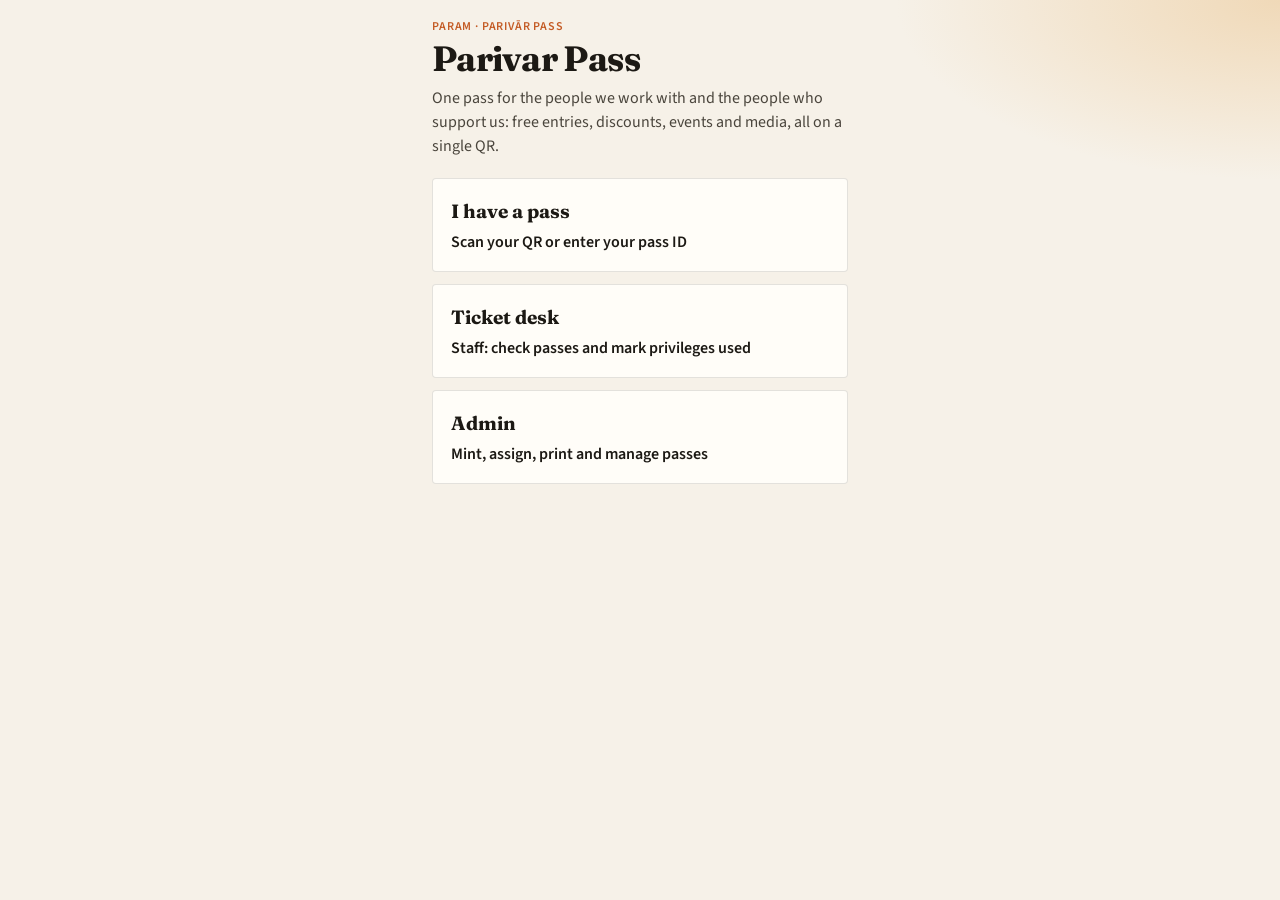
<file: index.html>
<!DOCTYPE html>
<html lang="en">
  <head>
    <meta charset="UTF-8" />
    <meta name="viewport" content="width=device-width, initial-scale=1" />
    <title>Parivar Pass</title>
    <link rel="preconnect" href="https://fonts.googleapis.com" />
    <link rel="preconnect" href="https://fonts.gstatic.com" crossorigin />
    <link
      href="https://fonts.googleapis.com/css2?family=Fraunces:opsz,wght@9..144,600;9..144,700&family=Source+Sans+3:wght@400;600&display=swap"
      rel="stylesheet"
    />
    <link rel="stylesheet" href="styles.css?v=202609241035" />
  </head>
  <body>
    <main>
      <p class="eyebrow">Param · Parivār Pass</p>
      <h1>Parivar Pass</h1>
      <p class="lede">
        One pass for the people we work with and the people who support us:
        free entries, discounts, events and media, all on a single QR.
      </p>
      <div class="role-grid">
        <a class="role-card" href="audience.html">
          <strong>I have a pass</strong>
          <span>Scan your QR or enter your pass ID</span>
        </a>
        <a class="role-card" href="desk.html">
          <strong>Ticket desk</strong>
          <span>Staff: check passes and mark privileges used</span>
        </a>
        <a class="role-card" href="admin.html">
          <strong>Admin</strong>
          <span>Mint, assign, print and manage passes</span>
        </a>
      </div>
    </main>
  </body>
</html>
</file>
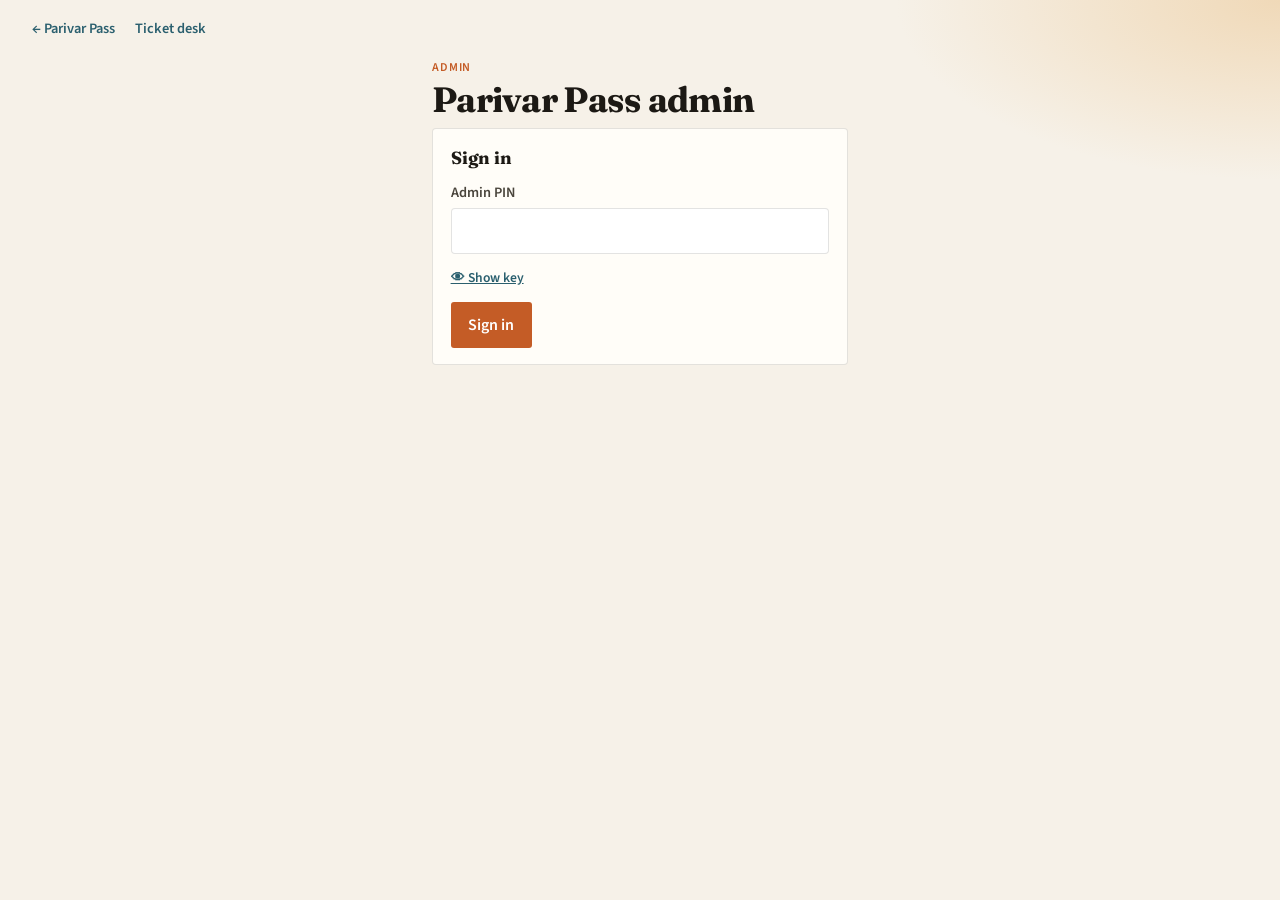
<file: admin.html>
<!DOCTYPE html>
<html lang="en">
  <head>
    <meta charset="UTF-8" />
    <meta name="viewport" content="width=device-width, initial-scale=1" />
    <title>Admin — Parivar Pass</title>
    <link rel="preconnect" href="https://fonts.googleapis.com" />
    <link rel="preconnect" href="https://fonts.gstatic.com" crossorigin />
    <link
      href="https://fonts.googleapis.com/css2?family=Fraunces:opsz,wght@9..144,600;9..144,700&family=Source+Sans+3:wght@400;600&display=swap"
      rel="stylesheet"
    />
    <link rel="stylesheet" href="styles.css?v=202609241035" />
  </head>
  <body>
    <nav class="topnav">
      <a href="index.html">← Parivar Pass</a>
      <a href="desk.html">Ticket desk</a>
      <a href="#" id="nav-logout" class="hidden">Sign out</a>
    </nav>
    <main>
      <p class="eyebrow">Admin</p>
      <h1>Parivar Pass admin</h1>
      <p id="status" class="status hidden" role="status"></p>

      <section class="panel" id="login-panel">
        <h2>Sign in</h2>
        <label>Admin PIN <input id="pin" type="password" autocomplete="off" autocapitalize="off" /></label>
        <p class="hint"><button type="button" class="link" id="pin-eye">👁 Show key</button></p>
        <div class="btn-row"><button type="button" id="login">Sign in</button></div>
      </section>

      <div class="hidden" id="admin-panel">
        <p class="hint">
          Signed in as <b id="who"></b> ·
          <button type="button" class="link" id="logout">Sign out</button>
        </p>
        <p class="hint">
          Your admin key: <span class="staff-pin pass-id" id="my-pin">••••</span>
          <button type="button" class="link" id="show-pin">Show</button>
        </p>

        <div class="stats" id="stats">
          <div><b id="n-total">–</b><span>passes</span></div>
          <div><b id="n-active">–</b><span>active</span></div>
          <div><b id="n-unclaimed">–</b><span>unclaimed</span></div>
          <div><b id="n-invalid">–</b><span>cancelled / expired</span></div>
        </div>

        <div class="role-grid">
          <a class="role-card" href="print.html">
            <strong>Mint &amp; print</strong>
            <span>New passes in bulk or one at a time · reprint any batch</span>
          </a>
          <a class="role-card" href="assign.html">
            <strong>Assign names</strong>
            <span>Paste a list — fills unclaimed passes and prints them named</span>
          </a>
          <a class="role-card" href="desk.html">
            <strong>Scan &amp; manage a pass</strong>
            <span>Enable, mark used or turn off privileges · assign · cancel</span>
          </a>
          <a class="role-card" id="sheet-link" href="#" target="_blank" rel="noopener">
            <strong>Open the Google Sheet</strong>
            <span>The database — passes, privileges, staff, log</span>
          </a>
        </div>

        <section class="panel" id="staff-section">
          <h2>Staff &amp; ticket checkers</h2>
          <p class="hint">
            Checkers can only mark privileges used. Admins can do everything. Saved to the
            <b>staff</b> tab of the Sheet.
          </p>
          <div id="staff-list"><p class="hint">Loading…</p></div>
          <div class="btn-row"><button type="button" id="add-staff">Add staff</button></div>

          <form id="staff-form" class="staff-form hidden">
            <h3 id="staff-form-title">Add staff</h3>
            <label>Name <input id="sf-name" required autocomplete="off" /></label>
            <label>
              Role
              <select id="sf-role">
                <option value="checker">Ticket checker</option>
                <option value="admin">Admin</option>
              </select>
            </label>
            <label>
              PIN (4–20 letters, numbers, - or _)
              <span class="pin-row">
                <input id="sf-pin" autocomplete="off" autocapitalize="off" spellcheck="false" required />
                <button type="button" class="secondary" id="sf-gen">New PIN</button>
              </span>
            </label>
            <label>Notes <input id="sf-notes" autocomplete="off" placeholder="e.g. Parsec front door" /></label>
            <div class="btn-row">
              <button type="submit" id="sf-save">Save</button>
              <button type="button" class="secondary" id="sf-cancel">Cancel</button>
            </div>
          </form>
        </section>

        <section class="panel guide">
          <h2>Running things from the Sheet</h2>
          <ul class="hint">
            <li>
              <b>Add a privilege</b> (free entry, discount, media link, file): add a row on the
              <b>privileges</b> tab. Kind is <code>free</code>, <code>discount</code>,
              <code>link</code> or <code>file</code>. Then use the Sheet menu
              <b>Parivar Pass → Set up / sync</b> to add its column to <b>passes</b>.
            </li>
            <li>
              <b>Bulk actions:</b> on the <b>passes</b> tab, filter the rows you want and fill the
              privilege column with <code>enabled</code>, <code>used</code> or <code>disabled</code>.
              A blank cell means that privilege's default.
            </li>
            <li>
              <b>Cancel a pass:</b> set its <b>status</b> to <code>void</code>.
              Every desk action lands on the <b>log</b> tab.
            </li>
          </ul>
        </section>
      </div>
    </main>
    <script src="config.js?v=202609241035"></script>
    <script src="api.js?v=202609241035"></script>
    <script src="ui.js?v=202609241035"></script>
    <script src="staff.js?v=202609241035"></script>
    <script src="admin.js?v=202610200834"></script>
  </body>
</html>
</file>
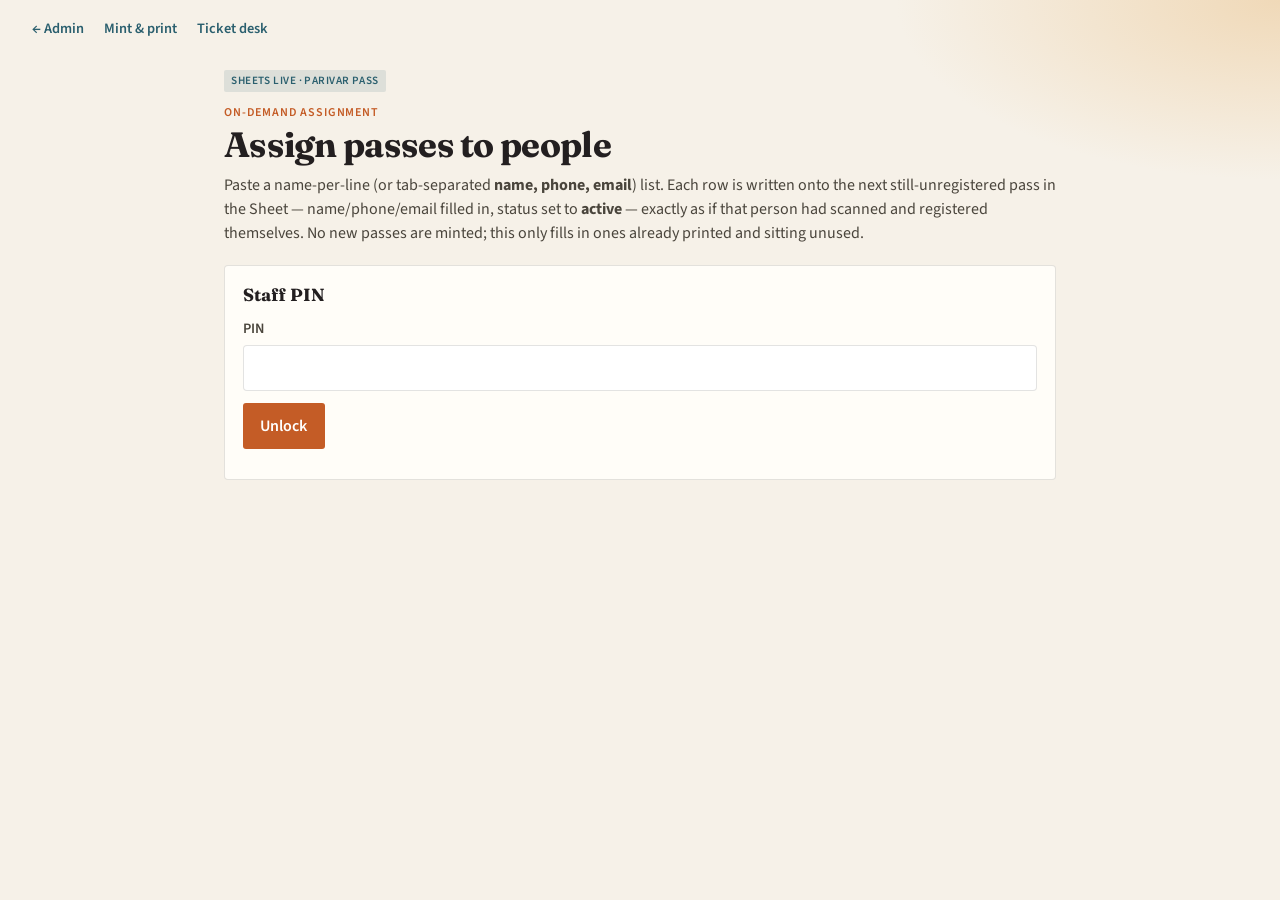
<file: assign.html>
<!DOCTYPE html>
<html lang="en">
  <head>
    <meta charset="UTF-8" />
    <meta name="viewport" content="width=device-width, initial-scale=1" />
    <title>Assign names — Parivar Pass</title>
    <link rel="preconnect" href="https://fonts.googleapis.com" />
    <link rel="preconnect" href="https://fonts.gstatic.com" crossorigin />
    <link
      href="https://fonts.googleapis.com/css2?family=Montserrat:wght@300;600;700;800&family=Fraunces:opsz,wght@9..144,600;9..144,700&family=Source+Sans+3:wght@400;600&display=swap"
      rel="stylesheet"
    />
    <link rel="stylesheet" href="styles.css?v=202609241035" />
    <link rel="stylesheet" href="pass.css?v=202609241035" />
    <style>
      textarea#tsv {
        width: 100%;
        min-height: 9rem;
        font-family: ui-monospace, "SF Mono", Menlo, monospace;
        font-size: 0.85rem;
        padding: 0.6rem;
        box-sizing: border-box;
      }
      table.assign-table {
        width: 100%;
        border-collapse: collapse;
        font-size: 0.85rem;
        margin-top: 0.75rem;
      }
      table.assign-table th,
      table.assign-table td {
        text-align: left;
        padding: 0.35rem 0.5rem;
        border-bottom: 1px solid rgba(0, 0, 0, 0.1);
      }
      table.assign-table td.err {
        color: #b3261e;
      }
      table.assign-table td.ok {
        color: #2e7d32;
      }
    </style>
  </head>
  <body>
    <nav class="topnav no-print">
      <a href="admin.html">← Admin</a>
      <a href="print.html">Mint &amp; print</a>
      <a href="desk.html">Ticket desk</a>
    </nav>

    <main class="wide no-print">
      <p class="mode-pill" id="mode-pill"></p>
      <p class="eyebrow">On-demand assignment</p>
      <h1>Assign passes to people</h1>
      <p class="lede">
        Paste a name-per-line (or tab-separated <b>name, phone, email</b>) list.
        Each row is written onto the next still-unregistered pass in the Sheet —
        name/phone/email filled in, status set to <b>active</b> — exactly as if
        that person had scanned and registered themselves. No new passes are
        minted; this only fills in ones already printed and sitting unused.
      </p>
      <p id="status" class="status hidden" role="status"></p>

      <section class="panel" id="auth-panel">
        <h2>Staff PIN</h2>
        <label>PIN <input id="admin-pin" type="password" autocomplete="current-password" /></label>
        <div class="btn-row">
          <button type="button" id="unlock">Unlock</button>
        </div>
        <p class="hint" id="pin-hint"></p>
      </section>

      <section class="panel hidden" id="paste-panel">
        <h2>Paste list</h2>
        <label>
          One person per line — <code>Name</code> or <code>Name&lt;tab&gt;Phone</code> or
          <code>Name&lt;tab&gt;Phone&lt;tab&gt;Email</code>
          <textarea id="tsv" placeholder="Anjali Rao&#9;9876543210&#10;Rohit Shetty&#9;9876500000&#9;rohit@example.com"></textarea>
        </label>
        <label>
          Pass type for this list
          <select id="type">
            <option value="customer">Customer</option>
            <option value="professional">Professional</option>
          </select>
        </label>
        <div class="btn-row">
          <button type="button" id="parse">Preview</button>
        </div>
        <div id="preview-wrap" class="hidden">
          <p class="hint" id="preview-count"></p>
          <table class="assign-table" id="preview-table"></table>
          <div class="btn-row" style="margin-top: 0.75rem">
            <button type="button" id="assign">Assign these people</button>
          </div>
        </div>
      </section>

      <section class="panel hidden" id="results-panel">
        <h2>Results</h2>
        <p class="hint" id="results-summary"></p>
        <table class="assign-table" id="results-table"></table>
        <div class="btn-row" style="margin-top: 0.75rem">
          <button type="button" id="do-print" disabled>Print / Save PDF of assigned passes</button>
        </div>
      </section>

      <div class="a3-preview hidden" id="preview"></div>
    </main>

    <div class="print-sheet" id="print-root" aria-hidden="true"></div>

    <script src="config.js?v=202609241035"></script>
    <script src="api.js?v=202609241035"></script>
    <script src="ui.js?v=202609241035"></script>
    <script src="staff.js?v=202609241035"></script>
    <script src="pass-html.js?v=202609241035"></script>
    <script src="assign.js?v=202609241035"></script>
  </body>
</html>
</file>
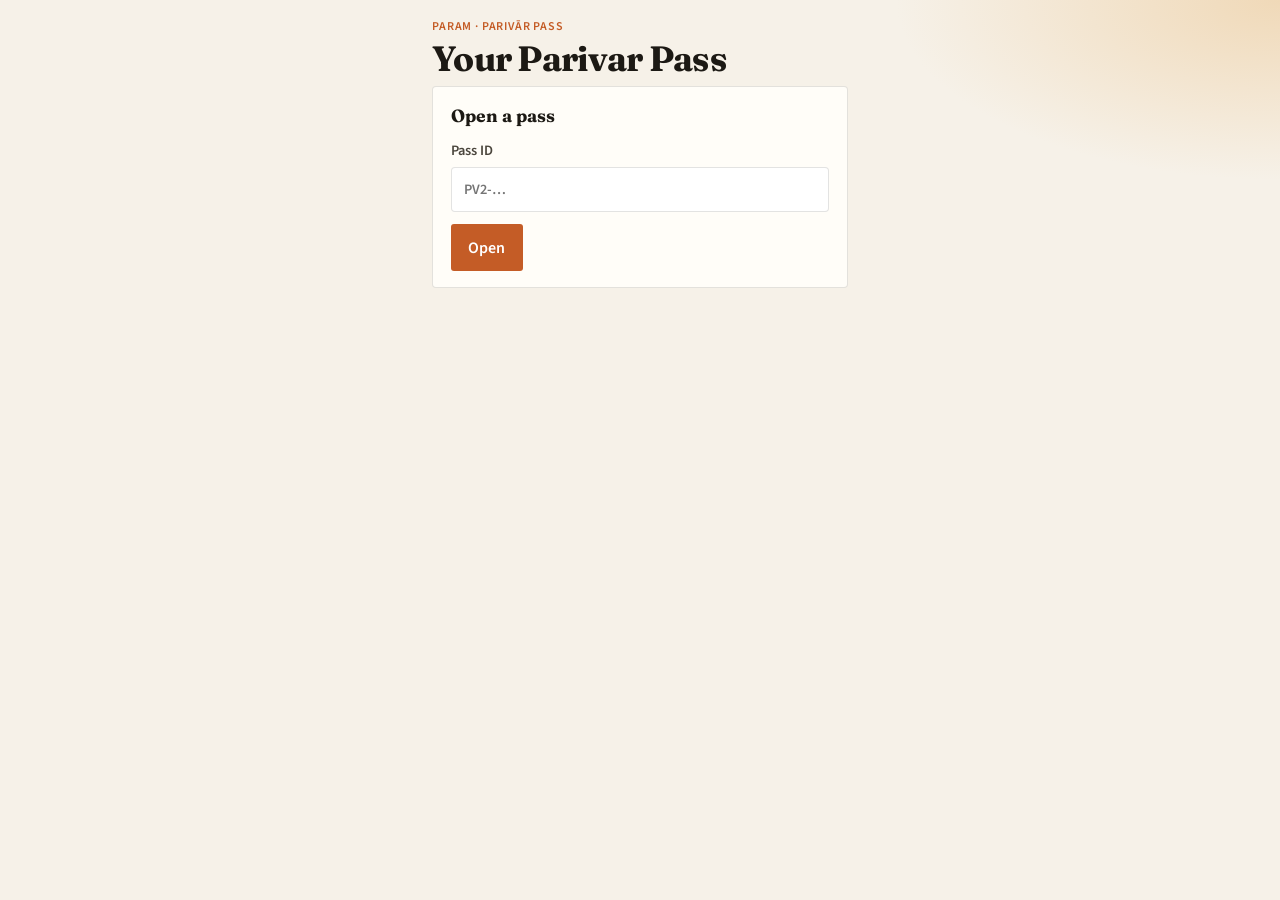
<file: audience.html>
<!DOCTYPE html>
<html lang="en">
  <head>
    <meta charset="UTF-8" />
    <meta name="viewport" content="width=device-width, initial-scale=1" />
    <title>Parivar Pass</title>
    <link rel="preconnect" href="https://fonts.googleapis.com" />
    <link rel="preconnect" href="https://fonts.gstatic.com" crossorigin />
    <link
      href="https://fonts.googleapis.com/css2?family=Fraunces:opsz,wght@9..144,600;9..144,700&family=Source+Sans+3:wght@400;600&display=swap"
      rel="stylesheet"
    />
    <link rel="stylesheet" href="styles.css?v=202609241035" />
  </head>
  <body>
    <main>
      <div class="staff-bar hidden" id="staff-bar">
        <span>Staff view · <b id="staff-who"></b></span>
        <span>
          <a href="desk.html">Desk</a> ·
          <button type="button" class="link" id="staff-out">Sign out</button>
        </span>
      </div>

      <p class="eyebrow">Param · Parivār Pass</p>
      <h1 id="title">Your Parivar Pass</h1>
      <p id="status" class="status hidden" role="status"></p>

      <section class="panel hidden" id="lookup-panel">
        <h2>Open a pass</h2>
        <label>
          Pass ID
          <input id="pass-input" autocomplete="off" placeholder="PV2-…" />
        </label>
        <div class="btn-row">
          <button type="button" id="open-pass">Open</button>
        </div>
      </section>

      <section class="panel hidden" id="invalid-panel">
        <h2 id="invalid-title">Pass not valid</h2>
        <p id="invalid-reason"></p>
        <p class="pass-id" id="invalid-id"></p>
      </section>

      <section class="panel hidden" id="register-panel">
        <h2>Welcome — claim your pass</h2>
        <p class="hint">
          Pass <span class="pass-id" id="reg-pass-id"></span>. The first person to
          register becomes its holder.
        </p>
        <form id="register-form">
          <label>Full name <input id="reg-name" required autocomplete="name" /></label>
          <label>Phone <input id="reg-phone" required autocomplete="tel" inputmode="tel" /></label>
          <label>Email (optional) <input id="reg-email" type="email" autocomplete="email" /></label>
          <div class="btn-row">
            <button type="submit" id="reg-submit">Claim pass</button>
          </div>
        </form>
      </section>

      <section class="hidden" id="home-panel">
        <div class="pass-head">
          <p class="hello">Hello, <span id="holder-name"></span></p>
          <p class="hint">
            <span class="pass-id" id="holder-pass-id"></span> · Valid till
            <span id="holder-valid"></span>
          </p>
        </div>
        <div id="holder-privs"></div>
        <p class="hint" id="social-line"></p>
      </section>

      <section class="hidden" id="staff-panel">
        <div class="panel">
          <p class="pass-id" id="s-pass-id"></p>
          <h2 id="s-name"></h2>
          <p class="hint" id="s-meta"></p>
          <div class="btn-row hidden" id="s-admin-actions"></div>
        </div>

        <div class="panel hidden" id="s-assign">
          <h2>Assign this pass</h2>
          <form id="assign-form">
            <label>Full name <input id="a-name" required /></label>
            <label>Phone <input id="a-phone" inputmode="tel" /></label>
            <label>Email <input id="a-email" type="email" /></label>
            <label>
              Type
              <select id="a-type">
                <option value="customer">Customer</option>
                <option value="professional">Professional</option>
              </select>
            </label>
            <div class="btn-row"><button type="submit" id="a-submit">Assign</button></div>
          </form>
        </div>

        <div id="staff-privs"></div>
      </section>
    </main>
    <script src="config.js?v=202609241035"></script>
    <script src="api.js?v=202609241035"></script>
    <script src="ui.js?v=202609241035"></script>
    <script src="staff.js?v=202609241035"></script>
    <script src="pass-view.js?v=202609241035"></script>
    <script src="staff-panel.js?v=202609241035"></script>
    <script src="audience.js?v=202609241035"></script>
  </body>
</html>
</file>
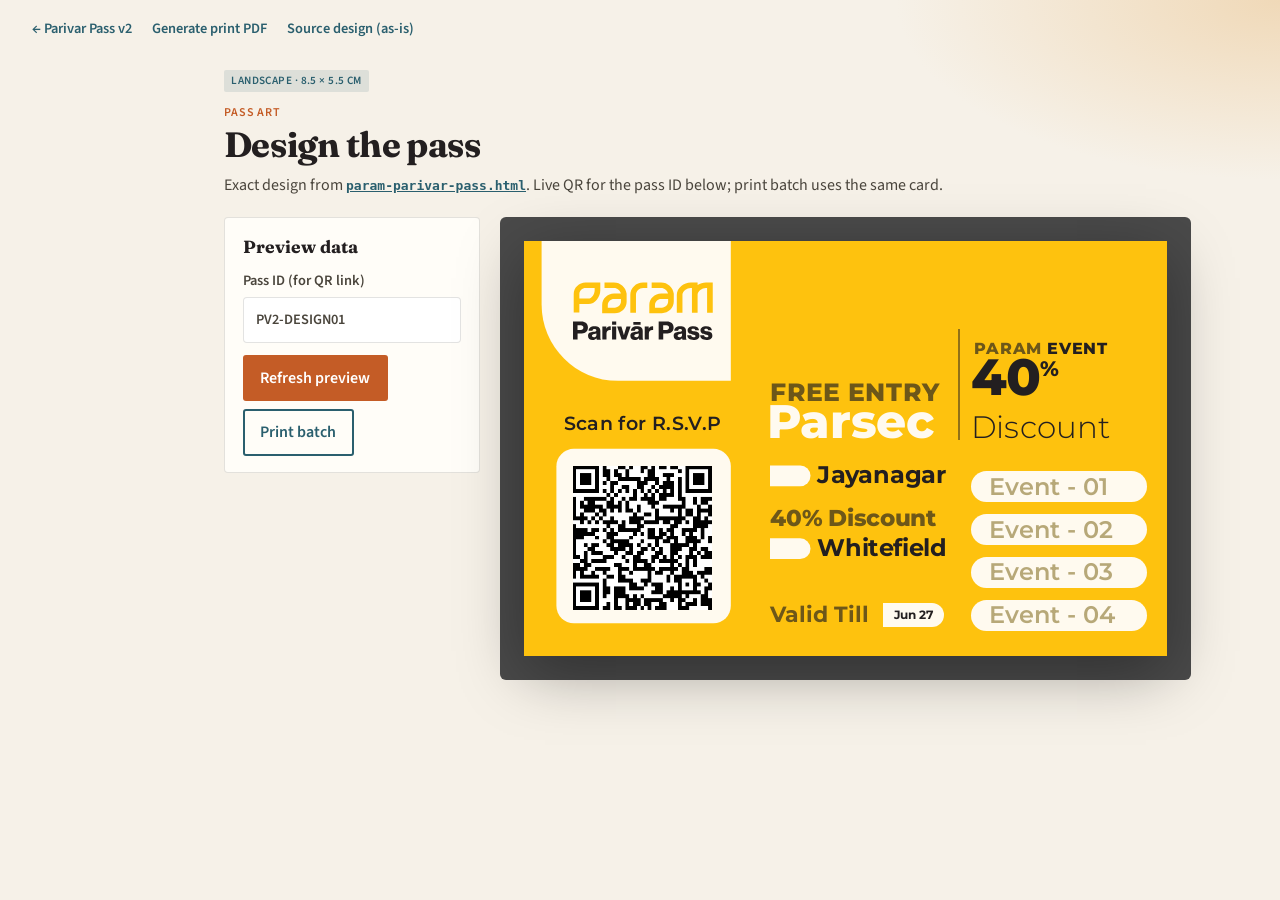
<file: design.html>
<!DOCTYPE html>
<html lang="en">
  <head>
    <meta charset="UTF-8" />
    <meta name="viewport" content="width=device-width, initial-scale=1" />
    <title>Design pass — Parivar Pass v2</title>
    <link rel="preconnect" href="https://fonts.googleapis.com" />
    <link rel="preconnect" href="https://fonts.gstatic.com" crossorigin />
    <link
      href="https://fonts.googleapis.com/css2?family=Montserrat:wght@300;600;700;800&family=Fraunces:opsz,wght@9..144,600;9..144,700&family=Source+Sans+3:wght@400;600&display=swap"
      rel="stylesheet"
    />
    <link rel="stylesheet" href="styles.css?v=202609241035" />
    <link rel="stylesheet" href="pass.css?v=202609241035" />
    <style>
      .design-stage {
        display: grid;
        gap: 1.25rem;
      }
      @media (min-width: 820px) {
        .design-stage {
          grid-template-columns: minmax(16rem, 20rem) 1fr;
          align-items: start;
        }
      }
      .pass-stage {
        background: #4a4a4a;
        border-radius: 6px;
        padding: 1.5rem;
        min-height: 20rem;
        display: flex;
        align-items: center;
        justify-content: center;
      }
      .pass-preview {
        line-height: 0;
      }
      .pass-preview .card {
        zoom: 2;
      }
    </style>
  </head>
  <body>
    <nav class="topnav">
      <a href="index.html">← Parivar Pass v2</a>
      <a href="print.html">Generate print PDF</a>
      <a href="param-parivar-pass.html" target="_blank" rel="noopener"
        >Source design (as-is)</a
      >
    </nav>
    <main class="wide">
      <p class="mode-pill">Landscape · 8.5 × 5.5 cm</p>
      <p class="eyebrow">Pass art</p>
      <h1>Design the pass</h1>
      <p class="lede">
        Exact design from
        <a href="param-parivar-pass.html"><code>param-parivar-pass.html</code></a
        >. Live QR for the pass ID below; print batch uses the same card.
      </p>

      <div class="design-stage">
        <section class="panel">
          <h2>Preview data</h2>
          <label>
            Pass ID (for QR link)
            <input id="pass-id" value="PV2-DESIGN01" autocomplete="off" />
          </label>
          <div class="btn-row">
            <button type="button" id="refresh">Refresh preview</button>
            <a class="button secondary" href="print.html">Print batch</a>
          </div>
        </section>

        <div class="pass-stage" aria-label="Pass preview">
          <div class="pass-preview" id="pass-frame"></div>
        </div>
      </div>
    </main>

    <script src="config.js?v=202609241035"></script>
    <script src="ui.js?v=202609241035"></script>
    <script src="pass-html.js?v=202609241035"></script>
    <script>
      (function () {
        var UI = window.ParivarUI;
        var $ = UI.$;

        function paint() {
          var passId = $("pass-id").value.trim() || "PV2-DESIGN01";
          var audience =
            location.origin +
            location.pathname.replace(/[^/]+$/, "") +
            "audience.html?pass=" +
            encodeURIComponent(passId);
          UI.qrDataUrl(audience, 220).then(function (qr) {
            var d = new Date();
            d.setMonth(d.getMonth() + 6);
            $("pass-frame").innerHTML = window.ParivarPassHTML.render(
              {
                passId: passId,
                validUntil: d.toISOString().slice(0, 10),
              },
              qr
            );
          });
        }

        $("refresh").addEventListener("click", paint);
        UI.onEnter($("pass-id"), paint);
        paint();
      })();
    </script>
  </body>
</html>
</file>
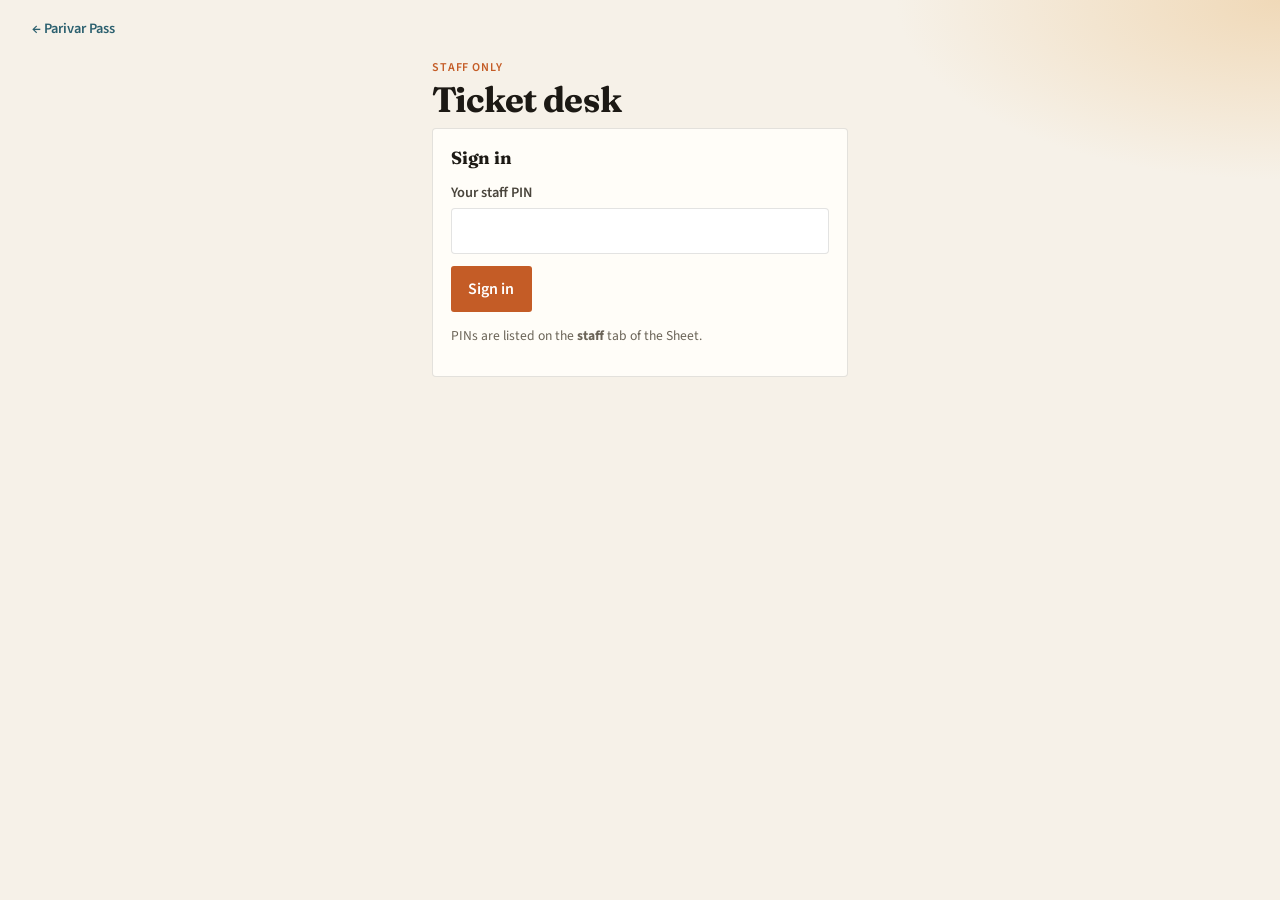
<file: desk.html>
<!DOCTYPE html>
<html lang="en">
  <head>
    <meta charset="UTF-8" />
    <meta name="viewport" content="width=device-width, initial-scale=1" />
    <title>Ticket desk — Parivar Pass</title>
    <link rel="preconnect" href="https://fonts.googleapis.com" />
    <link rel="preconnect" href="https://fonts.gstatic.com" crossorigin />
    <link
      href="https://fonts.googleapis.com/css2?family=Fraunces:opsz,wght@9..144,600;9..144,700&family=Source+Sans+3:wght@400;600&display=swap"
      rel="stylesheet"
    />
    <link rel="stylesheet" href="styles.css?v=202609241035" />
  </head>
  <body>
    <nav class="topnav">
      <a href="index.html">← Parivar Pass</a>
      <a href="admin.html" id="admin-link" class="hidden">Admin</a>
    </nav>
    <main>
      <p class="eyebrow">Staff only</p>
      <h1>Ticket desk</h1>
      <p id="status" class="status hidden" role="status"></p>

      <section class="panel" id="login-panel">
        <h2>Sign in</h2>
        <label>Your staff PIN <input id="pin" type="password" autocomplete="off" autocapitalize="off" /></label>
        <div class="btn-row"><button type="button" id="login">Sign in</button></div>
        <p class="hint">PINs are listed on the <b>staff</b> tab of the Sheet.</p>
      </section>

      <section class="panel hidden" id="desk-panel">
        <p class="hint">
          Signed in as <b id="who"></b> ·
          <button type="button" class="link" id="logout">Sign out</button>
        </p>
        <p class="hint">
          Scan a pass with this phone's camera — it opens straight into this staff view.
          Or type the pass ID:
        </p>
        <label>Pass ID <input id="pass-input" autocomplete="off" placeholder="PV2-…" /></label>
        <div class="btn-row"><button type="button" id="lookup">Look up</button></div>
      </section>

      <section class="hidden" id="staff-panel">
        <div class="panel">
          <p class="pass-id" id="s-pass-id"></p>
          <h2 id="s-name"></h2>
          <p class="hint" id="s-meta"></p>
          <div class="btn-row hidden" id="s-admin-actions"></div>
        </div>

        <div class="panel hidden" id="s-assign">
          <h2>Assign this pass</h2>
          <form id="assign-form">
            <label>Full name <input id="a-name" required /></label>
            <label>Phone <input id="a-phone" inputmode="tel" /></label>
            <label>Email <input id="a-email" type="email" /></label>
            <label>
              Type
              <select id="a-type">
                <option value="customer">Customer</option>
                <option value="professional">Professional</option>
              </select>
            </label>
            <div class="btn-row"><button type="submit" id="a-submit">Assign</button></div>
          </form>
        </div>

        <div id="staff-privs"></div>
      </section>
    </main>
    <script src="config.js?v=202609241035"></script>
    <script src="api.js?v=202609241035"></script>
    <script src="ui.js?v=202609241035"></script>
    <script src="staff.js?v=202609241035"></script>
    <script src="pass-view.js?v=202609241035"></script>
    <script src="staff-panel.js?v=202609241035"></script>
    <script src="desk.js?v=202609241035"></script>
  </body>
</html>
</file>
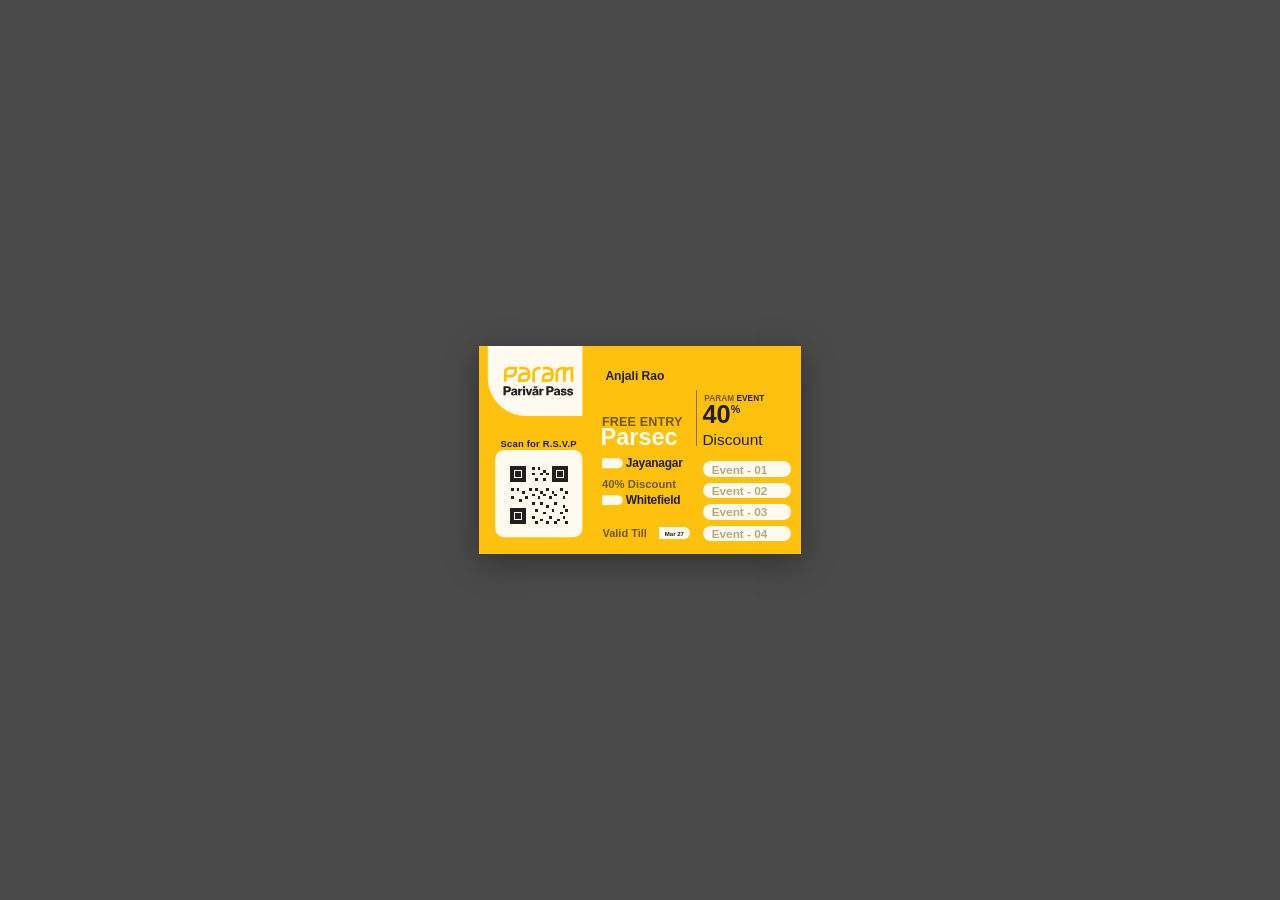
<file: param-parivar-pass.html>
<!doctype html>
<html lang="en">
<head>
<meta charset="utf-8">
<title>Param Parivār Pass — Card</title>
<style>
  /* ---- Print setup: exact landscape card 85 × 55 mm ---- */
  @page { size: 85mm 55mm; margin: 0; }

  :root{
    --card-w: 85mm;
    --card-h: 55mm;
    --yellow:  #fec20e;
    --white:   #fffaef;
    --ink:     #231f20;  /* near-black */
    --brown:   #6d5719;  /* olive/brown headings */
    --faded:   #b7a878;  /* muted event labels on white tabs */
    /* Geometric sans stack; falls back cleanly for offline print */
    --sans: "Montserrat","Poppins","Helvetica Neue",Arial,sans-serif;
  }

  html,body{ margin:0; padding:0; background:#4a4a4a; }

  /* Screen: centre the card on a grey backdrop for preview */
  body{ display:flex; align-items:center; justify-content:center; min-height:100vh; }

  .card{
    position:relative;
    width:var(--card-w);
    height:var(--card-h);
    overflow:hidden;
    background:var(--yellow);
    color:var(--ink);
    font-family:var(--sans);
    /* Layout asset: yellow field + "Parivār Pass" mark + white QR box */
    box-shadow:0 8px 30px rgba(0,0,0,.35);
  }
  .card__bg{
    position:absolute; inset:0;
    width:100%; height:100%;
    display:block;
    z-index:0;
  }

  /* All content sits above the background SVG */
  .layer{ position:absolute; inset:0; z-index:1; }

  /* ---------- LEFT: Scan label + QR ---------- */
  .scan{
    position:absolute;
    /* centred over the QR white box (centre X = 6.4% + 24.1%/2 = 18.45%) */
    left:18.45%; top:46.5%;
    transform:translate(-50%, -5px);
    font-size:2.5mm; font-weight:600; letter-spacing:.02em;
    color:var(--ink); white-space:nowrap;
  }
  .qr{
    position:absolute;
    /* aligns to the white rounded box in pass-bg.svg (x12.15 y77.95 65.41²) */
    left:6.4%;  top:52.5%;
    width:24.1%; height:38.2%;
    padding:1mm;
    box-sizing:border-box;
  }
  .qr img, .qr svg{ width:100%; height:100%; display:block; }

  /* Bearer name — reserved yellow strip right of the logo, above FREE ENTRY */
  .mint-name{
    position:absolute; left:33%; top:3%; transform:translate(20px, 18px); width:34%;
    font-size:3.2mm; font-weight:700; line-height:1.15;
    color:var(--ink); text-align:left; white-space:nowrap;
    overflow:hidden; text-overflow:ellipsis;
  }

  /* Both column wrappers span the whole card so child left/top are card-relative */
  .mid, .right{ position:absolute; inset:0; }
  .mid *, .right *{ white-space:nowrap; }

  /* ---------- MIDDLE COLUMN ---------- */
  /* FREE ENTRY → Whitefield block (incl. white tabs): 10% smaller */
  .mid-stack{
    position:absolute; inset:0;
    transform:translateY(35px) scale(0.9);
    transform-origin:38.3% 16.5%;
  }
  .free{
    position:absolute; top:16.5%; left:38.3%;
    font-size:3.7mm; font-weight:800; letter-spacing:.01em;
    color:var(--brown); line-height:1;
  }
  .parsec{
    position:absolute; top:21.5%; left:37.8%;
    font-size:6.9mm; font-weight:800; color:var(--white);
    line-height:1;
  }

  /* white notch tabs (stub left of the location name) */
  .tab{
    position:absolute;
    background:var(--white);
    height:5.4%;
    border-radius:0 2.4mm 2.4mm 0;
  }
  .tab--jaya{ top:39.5%; left:38.3%; width:7%; }
  .tab--white{ top:59%;  left:38.3%; width:7%; }

  .disc40{
    position:absolute; top:50.5%; left:38.3%;
    font-size:3.32mm; font-weight:800; color:var(--brown); line-height:1;
  }
  .loc{
    position:absolute; left:46.5%;
    font-size:3.51mm; font-weight:700; letter-spacing:-.02em;
    color:var(--ink); line-height:1;
  }
  .loc--jaya{ top:39%; }
  .loc--white{ top:58.5%; }

  .valid{
    position:absolute; left:38.3%; top:88%;
    transform:translateY(-2px);
    height:calc(5.4% + 1px);
    display:flex; align-items:center;
    font-size:2.92mm; font-weight:700; color:var(--brown);
  }
  .tab--valid{
    position:absolute; left:57.5%; top:88%;
    transform:translate(-5px, -2px);
    width:9.5%; height:calc(5.4% + 1px);
    background:var(--white);
    border-radius:0 2.4mm 2.4mm 0;
  }
  .valid-until{
    position:absolute; left:57.5%; top:88%;
    transform:translate(-5px, -2px);
    width:9.5%; height:calc(5.4% + 1px);
    display:flex; align-items:center; justify-content:center;
    font-size:1.61mm; font-weight:700; color:var(--ink);
    white-space:nowrap; z-index:2;
  }

  /* vertical divider */
  .divider{
    position:absolute; left:67.5%; top:calc(14% + 15px);
    width:0; height:calc(34% - 15px);
    border-left:.35mm solid rgba(35,31,32,.5);
    z-index:1;
  }

  /* ---------- RIGHT COLUMN ---------- */
  /* PARAM EVENT / 40% / Discount block only — evrow pills stay full size */
  .right-stack{
    position:absolute; inset:0;
    transform: translateY(15px) scale(0.8);
    transform-origin: 68.3% 16.5%;
  }

  .eventhdr{
    position:absolute; top:16.5%; left:69%;
    transform:translateX(5px);
    font-size:2.72mm; font-weight:800; letter-spacing:.01em; line-height:1;
  }
  .eventhdr .p{ color:var(--brown); }
  .eventhdr .e{ color:var(--ink); }

  .big40{
    position:absolute; top:21%; left:68.3%;
    transform:translateX(5px);
    font-size:8.4mm; font-weight:800; color:var(--ink); line-height:.9;
  }
  .big40 sup{ font-size:.42em; font-weight:800; vertical-align:.9em; }

  .discount{
    position:absolute; top:38.5%; left:68.3%;
    transform:translateX(5px);
    font-size:5.12mm; font-weight:300; color:var(--ink); line-height:1;
  }

  .evrow{
    position:absolute; left:69.5%;
    width:27.5%; height:7.4%;
    background:var(--white);
    border-radius:2.4mm;
    display:flex; align-items:center;
    padding-left:2.4mm; box-sizing:border-box;
    font-size:3.12mm; font-weight:600; color:var(--faded);
  }
  .ev1{ top:55.5%; }
  .ev2{ top:65.8%; }
  .ev3{ top:76.1%; }
  .ev4{ top:86.4%; }
</style>
</head>
<body>

  <div class="card">
    <!-- Layout asset (yellow field, Parivār-Pass mark, QR white box) — inlined -->
    <svg class="card__bg" xmlns="http://www.w3.org/2000/svg" viewBox="0 0 240.94 155.91" preserveAspectRatio="none" aria-hidden="true">
      <defs>
        <style>
          .bg0{fill:#fec20e}
          .bg1{fill:#231f20}
          .bg2{fill:#fffaef}
        </style>
      </defs>
      <rect class="bg0" width="240.94" height="155.91"/>
      <path class="bg2" d="M15.86-9.25h52.44v42.28c0,15.82-12.85,28.67-28.67,28.67H15.86V-9.25h0Z" transform="translate(68.3 -15.86) rotate(90)"/>
      <g>
        <path class="bg0" d="M28.61,18.53v-3.01h-5.51c-2.46,0-4.46,1.95-4.46,4.35v6.93h2.12v-3.15h3.39c2.51,0,4.46-2.75,4.46-5.12ZM26.49,18.53c0,1.33-1.13,3.06-2.34,3.06h-3.39v-1.72c0-1.26,1.05-2.28,2.34-2.28h3.39v.94Z"/>
        <path class="bg0" d="M39.87,20.17v6.75h2.12v-6.75c0-1.42,1.19-2.58,2.65-2.58h1.59v-2.07h-1.59c-2.63,0-4.77,2.09-4.77,4.65Z"/>
        <path class="bg0" d="M38.48,22.73v-3.01h-.02c-.24-2.35-2.27-4.19-4.74-4.19h-3.53v2.07h3.53c1.3,0,2.39.92,2.61,2.13h-2.56c-2.46,0-4.46,1.95-4.46,4.35v3.01h4.72c2.46,0,4.46-1.95,4.46-4.35ZM31.42,24.07c0-1.26,1.05-2.28,2.34-2.28h2.6v.94c0,1.26-1.05,2.28-2.34,2.28h-2.6v-.94Z"/>
        <path class="bg0" d="M51.4,15.52h-3.53v2.07h3.53c1.3,0,2.39.92,2.61,2.13h-2.56c-2.46,0-4.46,1.95-4.46,4.35v3.01h4.72c2.46,0,4.46-1.95,4.46-4.35v-3.01h-.02c-.24-2.35-2.27-4.19-4.74-4.19ZM54.05,22.45v.28c0,1.26-1.05,2.28-2.34,2.28h-2.6v-.94c0-1.26,1.05-2.28,2.34-2.28h2.6v.66Z"/>
        <path class="bg0" d="M68.19,15.52c-1.07,0-2.17.35-3.09.98v-.98h-2.59c-1.25,0-2.54.48-3.53,1.31-1.08.91-1.68,2.09-1.68,3.34v6.73h2.12v-6.73c0-1.46,1.66-2.58,3.09-2.58h.47v9.31h2.12v-6.73c0-1.46,1.66-2.58,3.09-2.58h.47v9.31h2.12v-11.38h-2.59Z"/>
      </g>
      <g>
        <path class="bg1" d="M18.36,30.16h3.07c.83,0,1.44.23,1.86.63.44.41.69.99.69,1.68,0,1.3-.9,2.23-2.3,2.23h-1.59v2.28h-1.71v-6.81ZM21.32,33.36c.61,0,.95-.36.95-.9s-.35-.88-.95-.88h-1.25v1.78h1.25Z"/>
        <path class="bg1" d="M24.01,35.61c0-1.08.86-1.4,1.87-1.53.91-.11,1.24-.21,1.24-.54,0-.31-.2-.52-.67-.52-.5,0-.74.22-.79.63h-1.43c.04-.9.73-1.68,2.21-1.68.73,0,1.23.13,1.58.4.42.3.62.78.62,1.39v2.46c0,.39.04.61.17.7v.07h-1.5c-.08-.1-.12-.29-.16-.54h-.02c-.29.41-.71.67-1.45.67-.97,0-1.67-.52-1.67-1.49ZM27.15,35.23v-.58c-.2.1-.49.18-.8.26-.6.13-.85.29-.85.66,0,.39.29.54.67.54.58,0,.98-.35.98-.88Z"/>
        <path class="bg1" d="M29.38,32.09h1.49v.76h.03c.34-.58.74-.84,1.33-.84.14,0,.24,0,.3.04v1.33h-.04c-.95-.13-1.56.33-1.56,1.39v2.19h-1.55v-4.88Z"/>
        <path class="bg1" d="M33.03,30.16h1.55v1.26h-1.55v-1.26ZM33.03,32.09h1.55v4.88h-1.55v-4.88Z"/>
        <path class="bg1" d="M34.92,32.09h1.6l.67,2.2c.14.49.27.98.27.98h.02s.12-.5.27-.98l.68-2.2h1.55l-1.69,4.88h-1.68l-1.69-4.88Z"/>
        <path class="bg1" d="M39.89,35.61c0-1.08.86-1.4,1.87-1.53.91-.11,1.24-.21,1.24-.54,0-.31-.2-.52-.67-.52-.5,0-.74.22-.79.63h-1.43c.04-.9.73-1.68,2.21-1.68.73,0,1.23.13,1.58.4.42.3.62.78.62,1.39v2.46c0,.39.04.61.17.7v.07h-1.5c-.08-.1-.12-.29-.16-.54h-.02c-.29.41-.71.67-1.45.67-.97,0-1.67-.52-1.67-1.49ZM41,30.42h2.72v.96h-2.72v-.96ZM43.03,35.23v-.58c-.2.1-.49.18-.8.26-.6.13-.85.29-.85.66,0,.39.29.54.67.54.58,0,.98-.35.98-.88Z"/>
        <path class="bg1" d="M45.27,32.09h1.49v.76h.03c.34-.58.74-.84,1.33-.84.14,0,.24,0,.3.04v1.33h-.04c-.95-.13-1.56.33-1.56,1.39v2.19h-1.55v-4.88Z"/>
        <path class="bg1" d="M50.48,30.16h3.07c.83,0,1.44.23,1.86.63.44.41.69.99.69,1.68,0,1.3-.9,2.23-2.3,2.23h-1.59v2.28h-1.71v-6.81ZM53.44,33.36c.61,0,.95-.36.95-.9s-.35-.88-.95-.88h-1.25v1.78h1.25Z"/>
        <path class="bg1" d="M56.13,35.61c0-1.08.86-1.4,1.87-1.53.91-.11,1.24-.21,1.24-.54,0-.31-.2-.52-.67-.52-.5,0-.74.22-.79.63h-1.43c.04-.9.73-1.68,2.21-1.68.73,0,1.23.13,1.58.4.42.3.62.78.62,1.39v2.46c0,.39.04.61.17.7v.07h-1.5c-.08-.1-.12-.29-.16-.54h-.02c-.29.41-.71.67-1.45.67-.97,0-1.67-.52-1.67-1.49ZM59.27,35.23v-.58c-.2.1-.49.18-.8.26-.6.13-.85.29-.85.66,0,.39.29.54.67.54.58,0,.98-.35.98-.88Z"/>
        <path class="bg1" d="M61.21,35.39h1.47c.06.49.38.72.9.72.47,0,.76-.17.76-.49,0-.44-.59-.49-1.24-.6-.85-.14-1.75-.37-1.75-1.51,0-1.03.95-1.56,2.1-1.56,1.38,0,2.12.6,2.2,1.56h-1.43c-.06-.44-.35-.57-.78-.57-.38,0-.68.14-.68.45,0,.34.55.39,1.17.5.86.14,1.87.36,1.87,1.61,0,1.07-.94,1.62-2.22,1.62-1.43,0-2.32-.66-2.37-1.73Z"/>
        <path class="bg1" d="M66.05,35.39h1.47c.06.49.38.72.9.72.47,0,.76-.17.76-.49,0-.44-.59-.49-1.24-.6-.85-.14-1.75-.37-1.75-1.51,0-1.03.95-1.56,2.1-1.56,1.38,0,2.12.6,2.2,1.56h-1.43c-.06-.44-.35-.57-.78-.57-.38,0-.68.14-.68.45,0,.34.55.39,1.17.5.86.14,1.87.36,1.87,1.61,0,1.07-.94,1.62-2.22,1.62-1.43,0-2.32-.66-2.37-1.73Z"/>
      </g>
      <rect class="bg2" x="12.15" y="77.95" width="65.41" height="65.41" rx="6.53" ry="6.53"/>
    </svg>

    <div class="layer">
      <!-- LEFT -->
      <div class="scan">Scan for R.S.V.P</div>
      <div class="mint-name">Anjali Rao</div>
      <div class="qr">
        <!-- RSVP QR (inlined placeholder). Swap the <svg> below for your real QR. -->
        <svg xmlns="http://www.w3.org/2000/svg" viewBox="0 0 100 100" shape-rendering="crispEdges" aria-label="RSVP QR code">
          <rect width="100" height="100" fill="#fffaef"/>
          <g fill="#231f20">
            <path d="M8 8h24v24H8zM14 14v12h12V14z" fill-rule="evenodd"/>
            <rect x="16" y="16" width="8" height="8"/>
            <path d="M68 8h24v24H68zM74 14v12h12V14z" fill-rule="evenodd"/>
            <rect x="76" y="16" width="8" height="8"/>
            <path d="M8 68h24v24H8zM14 74v12h12V74z" fill-rule="evenodd"/>
            <rect x="16" y="76" width="8" height="8"/>
            <g>
              <rect x="40" y="10" width="4" height="4"/><rect x="48" y="10" width="4" height="4"/><rect x="56" y="14" width="4" height="4"/>
              <rect x="40" y="18" width="4" height="4"/><rect x="52" y="18" width="4" height="4"/><rect x="60" y="18" width="4" height="4"/>
              <rect x="44" y="26" width="4" height="4"/><rect x="56" y="26" width="4" height="4"/>
              <rect x="10" y="40" width="4" height="4"/><rect x="18" y="40" width="4" height="4"/><rect x="26" y="44" width="4" height="4"/>
              <rect x="36" y="40" width="4" height="4"/><rect x="44" y="40" width="4" height="4"/><rect x="52" y="44" width="4" height="4"/><rect x="60" y="40" width="4" height="4"/><rect x="68" y="44" width="4" height="4"/><rect x="80" y="40" width="4" height="4"/><rect x="88" y="44" width="4" height="4"/>
              <rect x="40" y="48" width="4" height="4"/><rect x="48" y="52" width="4" height="4"/><rect x="56" y="48" width="4" height="4"/><rect x="64" y="52" width="4" height="4"/><rect x="72" y="48" width="4" height="4"/><rect x="84" y="52" width="4" height="4"/>
              <rect x="10" y="52" width="4" height="4"/><rect x="22" y="56" width="4" height="4"/><rect x="30" y="52" width="4" height="4"/>
              <rect x="40" y="60" width="4" height="4"/><rect x="52" y="60" width="4" height="4"/><rect x="60" y="64" width="4" height="4"/><rect x="72" y="60" width="4" height="4"/><rect x="84" y="64" width="4" height="4"/>
              <rect x="44" y="70" width="4" height="4"/><rect x="56" y="74" width="4" height="4"/><rect x="68" y="70" width="4" height="4"/><rect x="80" y="74" width="4" height="4"/><rect x="88" y="70" width="4" height="4"/>
              <rect x="40" y="80" width="4" height="4"/><rect x="52" y="84" width="4" height="4"/><rect x="64" y="80" width="4" height="4"/><rect x="76" y="84" width="4" height="4"/><rect x="84" y="80" width="4" height="4"/>
              <rect x="44" y="88" width="4" height="4"/><rect x="60" y="88" width="4" height="4"/><rect x="72" y="88" width="4" height="4"/><rect x="88" y="88" width="4" height="4"/>
            </g>
          </g>
        </svg>
      </div>

      <!-- MIDDLE -->
      <div class="mid">
        <div class="mid-stack">
          <div class="free">FREE ENTRY</div>
          <div class="parsec">Parsec</div>
          <div class="tab tab--jaya"></div>
          <div class="loc loc--jaya">Jayanagar</div>
          <div class="disc40">40% Discount</div>
          <div class="tab tab--white"></div>
          <div class="loc loc--white">Whitefield</div>
        </div>
        <div class="valid">Valid Till</div>
        <div class="tab--valid"></div>
        <div class="valid-until">Mar 27</div>
      </div>

      <div class="divider"></div>

      <!-- RIGHT -->
      <div class="right">
        <div class="right-stack">
          <div class="eventhdr"><span class="p">PARAM </span><span class="e">EVENT</span></div>
          <div class="big40">40<sup>%</sup></div>
          <div class="discount">Discount</div>
        </div>
        <div class="evrow ev1">Event - 01</div>
        <div class="evrow ev2">Event - 02</div>
        <div class="evrow ev3">Event - 03</div>
        <div class="evrow ev4">Event - 04</div>
      </div>
    </div>
  </div>

</body>
</html>
</file>
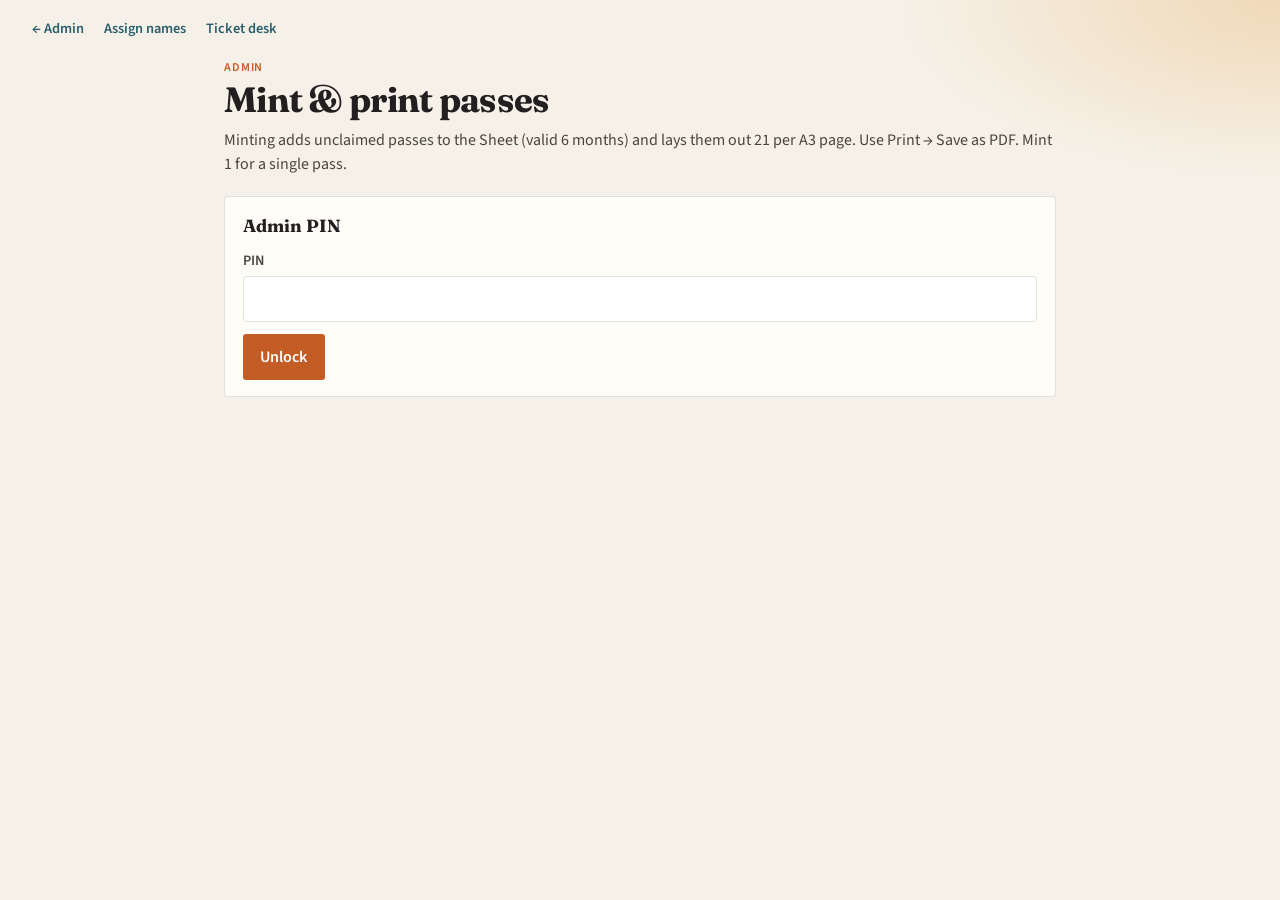
<file: print.html>
<!DOCTYPE html>
<html lang="en">
  <head>
    <meta charset="UTF-8" />
    <meta name="viewport" content="width=device-width, initial-scale=1" />
    <title>Mint &amp; print — Parivar Pass</title>
    <link rel="preconnect" href="https://fonts.googleapis.com" />
    <link rel="preconnect" href="https://fonts.gstatic.com" crossorigin />
    <link
      href="https://fonts.googleapis.com/css2?family=Montserrat:wght@300;600;700;800&family=Fraunces:opsz,wght@9..144,600;9..144,700&family=Source+Sans+3:wght@400;600&display=swap"
      rel="stylesheet"
    />
    <link rel="stylesheet" href="styles.css?v=202609241035" />
    <link rel="stylesheet" href="pass.css?v=202609241035" />
  </head>
  <body>
    <nav class="topnav no-print">
      <a href="admin.html">← Admin</a>
      <a href="assign.html">Assign names</a>
      <a href="desk.html">Ticket desk</a>
    </nav>

    <main class="wide no-print">
      <p class="eyebrow">Admin</p>
      <h1>Mint &amp; print passes</h1>
      <p class="lede">
        Minting adds unclaimed passes to the Sheet (valid 6 months) and lays them out
        21 per A3 page. Use Print → Save as PDF. Mint 1 for a single pass.
      </p>
      <p id="status" class="status hidden" role="status"></p>

      <section class="panel" id="auth-panel">
        <h2>Admin PIN</h2>
        <label>PIN <input id="admin-pin" type="password" autocomplete="current-password" /></label>
        <div class="btn-row">
          <button type="button" id="unlock">Unlock</button>
        </div>
      </section>

      <section class="panel hidden" id="batch-panel">
        <h2>Mint new passes</h2>
        <label>
          How many?
          <input id="qty" type="number" min="1" max="210" value="21" />
        </label>
        <label>
          Pass type
          <select id="type">
            <option value="customer">Customer</option>
            <option value="professional">Professional</option>
          </select>
        </label>
        <label>
          Batch note
          <input id="notes" placeholder="e.g. Oct season · artists" />
        </label>
        <div class="btn-row">
          <button type="button" id="generate">Mint</button>
          <button type="button" class="secondary" id="do-print" disabled>Print / Save PDF</button>
        </div>
        <p class="hint" id="batch-meta"></p>
      </section>

      <section class="panel hidden" id="reprint-panel">
        <h2>Reprint a batch</h2>
        <p class="hint">Every batch you've minted, straight from the Sheet.</p>
        <div id="batch-list"><p class="hint">Loading…</p></div>
      </section>

      <div class="a3-preview hidden" id="preview"></div>
    </main>

    <div class="print-sheet" id="print-root" aria-hidden="true"></div>

    <script src="config.js?v=202609241035"></script>
    <script src="api.js?v=202609241035"></script>
    <script src="ui.js?v=202609241035"></script>
    <script src="staff.js?v=202609241035"></script>
    <script src="pass-html.js?v=202609241035"></script>
    <script src="print.js?v=202609241035"></script>
  </body>
</html>
</file>
<file: styles.css>
*,
*::before,
*::after {
  box-sizing: border-box;
}

body {
  margin: 0;
  min-height: 100vh;
  font-family: var(--font-body, "Source Sans 3", system-ui, sans-serif);
  color: var(--ink, #1c1914);
  background:
    radial-gradient(ellipse 60% 40% at 100% 0%, #f0d9b8 0%, transparent 50%),
    var(--paper, #f6f1e8);
  padding: 1.1rem clamp(1rem, 4vw, 2rem) 2.5rem;
  line-height: 1.5;
}

a {
  color: var(--sea, #2a5f6e);
  font-weight: 600;
}

.topnav {
  display: flex;
  flex-wrap: wrap;
  gap: 0.85rem 1.25rem;
  margin-bottom: 1.25rem;
  font-size: 0.9rem;
}

.topnav a {
  text-decoration: none;
}

main {
  max-width: 26rem;
  margin: 0 auto;
}

main.wide {
  max-width: 52rem;
}

.eyebrow {
  margin: 0;
  font-size: 0.75rem;
  font-weight: 600;
  letter-spacing: 0.07em;
  text-transform: uppercase;
  color: var(--clay, #c45c26);
}

h1 {
  margin: 0.25rem 0 0.5rem;
  font-family: var(--font-display, Fraunces, Georgia, serif);
  font-size: clamp(1.75rem, 6vw, 2.2rem);
  letter-spacing: -0.02em;
  line-height: 1.1;
}

.lede {
  margin: 0 0 1.25rem;
  color: var(--ink-soft, #4a453c);
}

.panel {
  background: var(--surface, #fffdf8);
  border: 1px solid var(--line, rgba(28, 25, 20, 0.12));
  border-radius: 4px;
  padding: 1rem 1.1rem;
  margin-bottom: 1rem;
}

.panel h2 {
  margin: 0 0 0.65rem;
  font-family: var(--font-display, Fraunces, Georgia, serif);
  font-size: 1.1rem;
}

label {
  display: flex;
  flex-direction: column;
  gap: 0.3rem;
  font-weight: 600;
  font-size: 0.9rem;
  color: var(--ink-soft, #4a453c);
  margin-bottom: 0.75rem;
}

input,
select,
textarea {
  font: inherit;
  font-weight: 600;
  color: inherit;
  padding: 0.7rem 0.75rem;
  border: 1px solid var(--line, rgba(28, 25, 20, 0.12));
  border-radius: 4px;
  background: #fff;
}

.btn-row {
  display: flex;
  flex-wrap: wrap;
  gap: 0.5rem;
  margin-top: 0.5rem;
}

button,
.button {
  font: inherit;
  font-weight: 600;
  cursor: pointer;
  border: none;
  border-radius: 3px;
  padding: 0.7rem 1.1rem;
  background: var(--clay, #c45c26);
  color: #fff;
  text-decoration: none;
  display: inline-block;
}

button.secondary,
.button.secondary {
  background: transparent;
  color: var(--sea, #2a5f6e);
  box-shadow: inset 0 0 0 2px var(--sea, #2a5f6e);
}

button:disabled {
  opacity: 0.45;
  cursor: not-allowed;
}

.status {
  margin: 0 0 1rem;
  padding: 0.75rem 0.9rem;
  border-radius: 4px;
  font-size: 0.95rem;
}

.status-info {
  background: rgba(42, 95, 110, 0.1);
  color: var(--sea, #2a5f6e);
}

.status-ok {
  background: rgba(47, 107, 79, 0.12);
  color: #1e4a36;
}

.status-bad {
  background: rgba(154, 64, 24, 0.12);
  color: #9a4018;
}

.pass-id {
  font-family: ui-monospace, monospace;
  letter-spacing: 0.04em;
}

.hidden {
  display: none !important;
}

.mode-pill {
  display: inline-block;
  font-size: 0.7rem;
  font-weight: 600;
  letter-spacing: 0.04em;
  text-transform: uppercase;
  padding: 0.15rem 0.45rem;
  border-radius: 2px;
  background: rgba(42, 95, 110, 0.12);
  color: var(--sea, #2a5f6e);
  margin-bottom: 0.75rem;
}

.hint {
  font-size: 0.85rem;
  color: var(--muted, #6b6458);
}

.hint code,
.role-card code {
  font-family: ui-monospace, monospace;
  font-size: 0.9em;
  font-weight: 700;
  letter-spacing: 0.02em;
  color: var(--ink, #1c1914);
  background: rgba(28, 25, 20, 0.06);
  padding: 0.1em 0.35em;
  border-radius: 3px;
}

.hint ul,
ul.hint {
  margin: 0.35rem 0 0;
  padding-left: 1.15rem;
}

.hint li {
  margin: 0.35rem 0;
}

.role-grid {
  display: grid;
  gap: 0.75rem;
}

.role-card {
  display: block;
  padding: 1.1rem 1.15rem;
  border: 1px solid var(--line, rgba(28, 25, 20, 0.12));
  border-radius: 4px;
  background: var(--surface, #fffdf8);
  text-decoration: none;
  color: inherit;
}

.role-card strong {
  display: block;
  font-family: var(--font-display, Fraunces, Georgia, serif);
  font-size: 1.2rem;
  margin-bottom: 0.25rem;
}

.benefit {
  border-top: 1px solid var(--line, rgba(28, 25, 20, 0.12));
  padding: 0.85rem 0;
}

.benefit:first-child {
  border-top: none;
  padding-top: 0;
}

.benefit h3 {
  margin: 0 0 0.2rem;
  font-family: var(--font-display, Fraunces, Georgia, serif);
  font-size: 1.05rem;
}

.benefit .tag {
  font-size: 0.72rem;
  font-weight: 700;
  letter-spacing: 0.05em;
  text-transform: uppercase;
  color: var(--clay, #c45c26);
}

#rsvp-block select {
  width: 100%;
  max-width: 28rem;
  margin-top: 0.35rem;
}

#used-events {
  margin-top: 1.25rem;
}

#used-events > h3 {
  font-size: 1rem;
  margin: 0 0 0.5rem;
}

.proof {
  text-align: center;
  padding: 1.5rem 1rem;
  background: #1e4a36;
  color: #fff;
  border-radius: 4px;
  margin-bottom: 1rem;
}

.proof .big {
  font-family: var(--font-display, Fraunces, Georgia, serif);
  font-size: 1.75rem;
  margin: 0.35rem 0;
}

/* A3 print sheet */
.print-sheet {
  display: none;
}

@media print {
  body * {
    visibility: hidden;
  }
  .print-sheet,
  .print-sheet * {
    visibility: visible;
  }
  .print-sheet {
    display: block;
    position: absolute;
    left: 0;
    top: 0;
    width: 100%;
  }
  .no-print {
    display: none !important;
  }
  @page {
    size: A3 portrait;
    margin: 8mm;
  }
  .a3-page {
    page-break-after: always;
    width: 281mm;
    height: 404mm;
    display: grid;
    grid-template-columns: repeat(3, 85mm);
    grid-template-rows: repeat(7, 55mm);
    gap: 3mm;
    justify-content: start;
    align-content: start;
  }
  .a3-page:last-child {
    page-break-after: auto;
  }
  .a3-page .pass-cell {
    width: 85mm;
    height: 55mm;
    overflow: hidden;
    border: none;
    outline: none;
    box-shadow: none;
  }
  .a3-page .card {
    width: 85mm;
    height: 55mm;
    box-shadow: none;
  }
}

.a3-preview {
  overflow: auto;
  max-height: 70vh;
  border: 1px solid var(--line, rgba(28, 25, 20, 0.12));
  padding: 0.5rem;
  background: #ddd;
}

.a3-page-preview {
  background: #fff;
  margin: 0 auto 1rem;
  padding: 8mm;
  width: 297mm;
  min-height: 420mm;
  transform-origin: top left;
  display: grid;
  grid-template-columns: repeat(3, 85mm);
  grid-template-rows: repeat(7, 55mm);
  gap: 3mm;
  box-sizing: border-box;
  box-shadow: 0 1px 4px rgba(0, 0, 0, 0.12);
}

.a3-page-preview .pass-cell {
  width: 85mm;
  height: 55mm;
  overflow: hidden;
  border: none;
  outline: none;
  box-shadow: none;
}

.a3-page-preview .card {
  width: 85mm;
  height: 55mm;
  box-shadow: none;
}

@media (max-width: 720px) {
  main.wide {
    max-width: 100%;
  }
}

/* ---------- Parivar Pass v3: dashboards, desk, admin ---------- */

button.link {
  background: none;
  padding: 0;
  color: var(--sea, #2a5f6e);
  text-decoration: underline;
  font-size: inherit;
}

.staff-bar {
  display: flex;
  justify-content: space-between;
  gap: 0.5rem;
  flex-wrap: wrap;
  font-size: 0.85rem;
  padding: 0.5rem 0.75rem;
  margin-bottom: 1rem;
  border-radius: 4px;
  background: #1c1914;
  color: #f6f1e8;
}

.staff-bar a,
.staff-bar button.link {
  color: #fec20e;
}

.pass-head {
  margin-bottom: 0.75rem;
}

.hello {
  margin: 0;
  font-family: var(--font-display, Fraunces, Georgia, serif);
  font-size: 1.35rem;
}

.group-title {
  margin: 1.1rem 0 0.5rem;
  font-size: 0.75rem;
  font-weight: 700;
  letter-spacing: 0.07em;
  text-transform: uppercase;
  color: var(--clay, #c45c26);
}

.priv {
  background: var(--surface, #fffdf8);
  border: 1px solid var(--line, rgba(28, 25, 20, 0.12));
  border-left: 4px solid #fec20e;
  border-radius: 4px;
  padding: 0.8rem 0.9rem;
  margin-bottom: 0.6rem;
}

.priv-used,
.priv-disabled {
  border-left-color: rgba(28, 25, 20, 0.2);
}

.priv-used .priv-head strong,
.priv-disabled .priv-head strong {
  color: var(--muted, #6b6458);
}

.priv-head {
  display: flex;
  justify-content: space-between;
  align-items: center;
  gap: 0.5rem;
}

.priv-head strong {
  font-size: 1.02rem;
}

.priv-detail {
  margin: 0.2rem 0 0.4rem;
  color: var(--ink-soft, #4a453c);
}

.priv .hint {
  margin: 0.35rem 0 0;
}

.priv .button,
.priv button {
  margin-top: 0.35rem;
}

.badge {
  flex: none;
  font-size: 0.7rem;
  font-weight: 700;
  letter-spacing: 0.04em;
  text-transform: uppercase;
  padding: 0.15rem 0.5rem;
  border-radius: 999px;
}

.badge-enabled {
  background: rgba(47, 107, 79, 0.14);
  color: #1e4a36;
}

.badge-used {
  background: rgba(28, 25, 20, 0.08);
  color: #4a453c;
}

.badge-disabled {
  background: rgba(154, 64, 24, 0.12);
  color: #9a4018;
}

button.seg {
  background: transparent;
  color: var(--ink-soft, #4a453c);
  box-shadow: inset 0 0 0 1px var(--line, rgba(28, 25, 20, 0.25));
  padding: 0.45rem 0.8rem;
  font-size: 0.85rem;
}

button.seg.on {
  background: #1c1914;
  color: #fff;
  box-shadow: none;
  opacity: 1;
}

.stats {
  display: grid;
  grid-template-columns: repeat(2, 1fr);
  gap: 0.5rem;
  margin-bottom: 1rem;
}

.stats > div {
  background: var(--surface, #fffdf8);
  border: 1px solid var(--line, rgba(28, 25, 20, 0.12));
  border-radius: 4px;
  padding: 0.6rem 0.75rem;
}

.stats b {
  display: block;
  font-family: var(--font-display, Fraunces, Georgia, serif);
  font-size: 1.5rem;
}

.stats span {
  font-size: 0.8rem;
  color: var(--muted, #6b6458);
}

.guide {
  margin-top: 1rem;
}

.batch-row {
  display: flex;
  justify-content: space-between;
  align-items: center;
  gap: 0.75rem;
  padding: 0.5rem 0;
  border-top: 1px solid var(--line, rgba(28, 25, 20, 0.12));
  font-size: 0.9rem;
}

.batch-row:first-child {
  border-top: none;
}

/* ---------- Admin: staff list ---------- */

.staff-row {
  display: flex;
  flex-wrap: wrap;
  align-items: center;
  gap: 0.4rem 0.75rem;
  padding: 0.65rem 0;
  border-top: 1px solid var(--line, rgba(28, 25, 20, 0.12));
}

.staff-row:first-child {
  border-top: none;
}

.staff-off .staff-info strong {
  color: var(--muted, #6b6458);
  text-decoration: line-through;
}

.staff-info {
  flex: 1 1 10rem;
  display: flex;
  flex-direction: column;
}

.staff-pin {
  font-weight: 700;
  background: rgba(28, 25, 20, 0.06);
  padding: 0.15rem 0.45rem;
  border-radius: 3px;
}

.staff-btns {
  display: flex;
  gap: 0.35rem;
}

.staff-btns button {
  padding: 0.4rem 0.75rem;
  font-size: 0.85rem;
}

.staff-form {
  margin-top: 1rem;
  padding-top: 0.75rem;
  border-top: 1px solid var(--line, rgba(28, 25, 20, 0.12));
}

.staff-form h3 {
  margin: 0 0 0.6rem;
  font-family: var(--font-display, Fraunces, Georgia, serif);
  font-size: 1rem;
}

.pin-row {
  display: flex;
  gap: 0.5rem;
}

.pin-row input {
  flex: 1;
  min-width: 0;
}

.role-grid + .panel {
  margin-top: 1rem;
}
</file>
<file: pass.css>
/**
 * Card styles from param-parivar-pass.html — do not redesign.
 * Standalone preview: param-parivar-pass.html (source of truth).
 */
:root {
  --card-w: 85mm;
  --card-h: 55mm;
  --yellow: #fec20e;
  --white: #fffaef;
  --ink: #231f20;
  --brown: #6d5719;
  --faded: #b7a878;
  --sans: "Montserrat", "Poppins", "Helvetica Neue", Arial, sans-serif;
}

.card {
  position: relative;
  width: var(--card-w);
  height: var(--card-h);
  overflow: hidden;
  background: var(--yellow);
  color: var(--ink);
  font-family: var(--sans);
  box-shadow: 0 8px 30px rgba(0, 0, 0, 0.35);
  -webkit-print-color-adjust: exact;
  print-color-adjust: exact;
}

.card__bg {
  position: absolute;
  inset: 0;
  width: 100%;
  height: 100%;
  display: block;
  z-index: 0;
}

.layer {
  position: absolute;
  inset: 0;
  z-index: 1;
}

.scan {
  position: absolute;
  left: 18.45%;
  top: 46.5%;
  transform: translate(-50%, -5px);
  font-size: 2.5mm;
  font-weight: 600;
  letter-spacing: 0.02em;
  color: var(--ink);
  white-space: nowrap;
}

.qr {
  position: absolute;
  left: 6.4%;
  top: 52.5%;
  width: 24.1%;
  height: 38.2%;
  padding: 1mm;
  box-sizing: border-box;
}

.qr img,
.qr svg {
  width: 100%;
  height: 100%;
  display: block;
}

/* Bearer name — reserved yellow strip right of the logo, above FREE ENTRY.
   Single line + ellipsis: a long name must never wrap into a second line,
   which would visually collide with the PARAM EVENT block to its right. */
.mint-name {
  position: absolute;
  left: 33%;
  top: 3%;
  transform: translate(20px, 18px);
  width: 34%;
  font-size: 3.2mm;
  font-weight: 700;
  line-height: 1.15;
  color: var(--ink);
  text-align: left;
  white-space: nowrap;
  overflow: hidden;
  text-overflow: ellipsis;
}

.mid,
.right {
  position: absolute;
  inset: 0;
}

.mid *,
.right * {
  white-space: nowrap;
}

/* ---------- MIDDLE COLUMN ---------- */
/* FREE ENTRY → Whitefield block (incl. white tabs): 10% smaller */
.mid-stack {
  position: absolute;
  inset: 0;
  transform: translateY(35px) scale(0.9);
  transform-origin: 38.3% 16.5%;
}

.free {
  position: absolute;
  top: 16.5%;
  left: 38.3%;
  font-size: 3.7mm;
  font-weight: 800;
  letter-spacing: 0.01em;
  color: var(--brown);
  line-height: 1;
}

.parsec {
  position: absolute;
  top: 21.5%;
  left: 37.8%;
  font-size: 6.9mm;
  font-weight: 800;
  color: var(--white);
  line-height: 1;
}

.tab {
  position: absolute;
  background: var(--white);
  height: 5.4%;
  border-radius: 0 2.4mm 2.4mm 0;
}

.tab--jaya {
  top: 39.5%;
  left: 38.3%;
  width: 7%;
}

.tab--white {
  top: 59%;
  left: 38.3%;
  width: 7%;
}

.disc40 {
  position: absolute;
  top: 50.5%;
  left: 38.3%;
  font-size: 3.32mm;
  font-weight: 800;
  color: var(--brown);
  line-height: 1;
}

.loc {
  position: absolute;
  left: 46.5%;
  font-size: 3.51mm;
  font-weight: 700;
  letter-spacing: -0.02em;
  color: var(--ink);
  line-height: 1;
}

.loc--jaya {
  top: 39%;
}

.loc--white {
  top: 58.5%;
}

.valid {
  position: absolute;
  left: 38.3%;
  top: 88%;
  transform: translateY(-2px);
  height: calc(5.4% + 1px);
  display: flex;
  align-items: center;
  font-size: 2.92mm;
  font-weight: 700;
  color: var(--brown);
}

.tab--valid {
  position: absolute;
  left: 57.5%;
  top: 88%;
  transform: translate(-5px, -2px);
  width: 9.5%;
  height: calc(5.4% + 1px);
  background: var(--white);
  border-radius: 0 2.4mm 2.4mm 0;
}

.valid-until {
  position: absolute;
  left: 57.5%;
  top: 88%;
  transform: translate(-5px, -2px);
  width: 9.5%;
  height: calc(5.4% + 1px);
  display: flex;
  align-items: center;
  justify-content: center;
  font-size: 1.61mm;
  font-weight: 700;
  color: var(--ink);
  white-space: nowrap;
  z-index: 2;
}

.divider {
  position: absolute;
  left: 67.5%;
  top: calc(14% + 15px);
  width: 0;
  height: calc(34% - 15px);
  border-left: 0.35mm solid rgba(35, 31, 32, 0.5);
  z-index: 1;
}

/* PARAM EVENT / 40% / Discount block only — evrow pills stay full size */
.right-stack {
  position: absolute;
  inset: 0;
  transform: translateY(15px) scale(0.8);
  transform-origin: 68.3% 16.5%;
}

.eventhdr {
  position: absolute;
  top: 16.5%;
  left: 69%;
  transform: translateX(5px);
  font-size: 2.72mm;
  font-weight: 800;
  letter-spacing: 0.01em;
  line-height: 1;
}

.eventhdr .p {
  color: var(--brown);
}

.eventhdr .e {
  color: var(--ink);
}

.big40 {
  position: absolute;
  top: 21%;
  left: 68.3%;
  transform: translateX(5px);
  font-size: 8.4mm;
  font-weight: 800;
  color: var(--ink);
  line-height: 0.9;
}

.big40 sup {
  font-size: 0.42em;
  font-weight: 800;
  vertical-align: 0.9em;
}

.discount {
  position: absolute;
  top: 38.5%;
  left: 68.3%;
  transform: translateX(5px);
  font-size: 5.12mm;
  font-weight: 300;
  color: var(--ink);
  line-height: 1;
}

.evrow {
  position: absolute;
  left: 69.5%;
  width: 27.5%;
  height: 7.4%;
  background: var(--white);
  border-radius: 2.4mm;
  display: flex;
  align-items: center;
  padding-left: 2.4mm;
  box-sizing: border-box;
  font-size: 3.12mm;
  font-weight: 600;
  color: var(--faded);
}

.ev1 {
  top: 55.5%;
}

.ev2 {
  top: 65.8%;
}

.ev3 {
  top: 76.1%;
}

.ev4 {
  top: 86.4%;
}

@media print {
  .card {
    box-shadow: none;
  }
}
</file>
